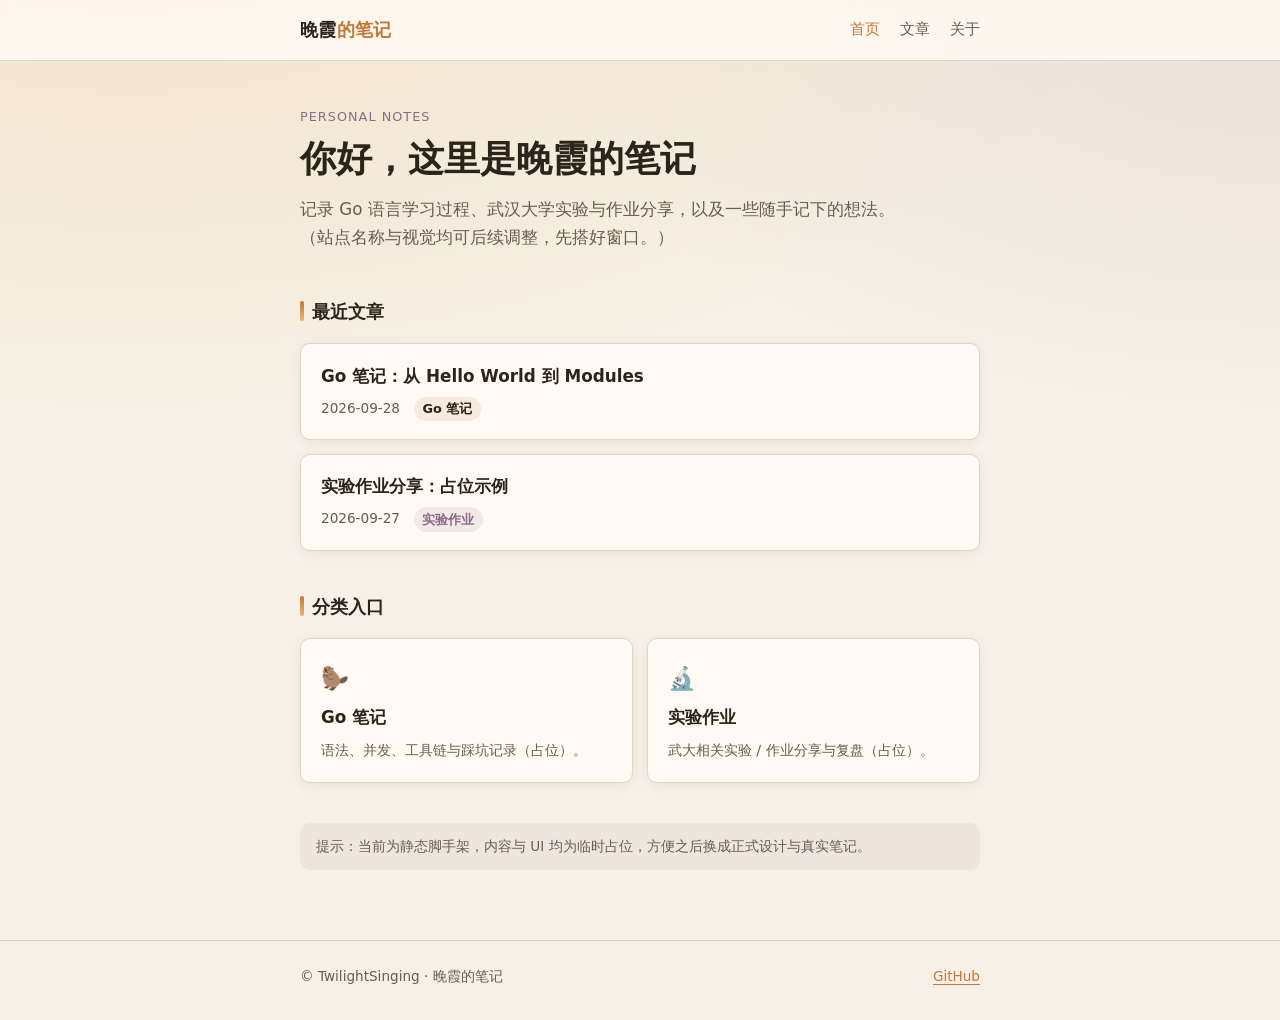
<file: index.html>
<!DOCTYPE html>
<html lang="zh-CN">
<head>
  <meta charset="UTF-8" />
  <meta name="viewport" content="width=device-width, initial-scale=1" />
  <title>晚霞的笔记 · TwilightSinging</title>
  <meta name="description" content="TwilightSinging 的个人笔记站——Go 学习、实验作业与碎碎念。" />
  <link rel="stylesheet" href="css/style.css" />
</head>
<body>
  <header class="site-header">
    <div class="header-inner">
      <a class="site-logo" href="index.html">晚霞<span>的笔记</span></a>
      <nav class="nav" aria-label="主导航">
        <a href="index.html" aria-current="page">首页</a>
        <a href="posts/index.html">文章</a>
        <a href="about.html">关于</a>
      </nav>
    </div>
  </header>

  <main class="main">
    <section class="hero">
      <span class="hero-label">Personal notes</span>
      <h1>你好，这里是晚霞的笔记</h1>
      <p>
        记录 Go 语言学习过程、武汉大学实验与作业分享，以及一些随手记下的想法。
        （站点名称与视觉均可后续调整，先搭好窗口。）
      </p>
    </section>

    <section class="section">
      <h2 class="section-title">最近文章</h2>
      <ul class="card-list">
        <li class="card">
          <a href="posts/go-hello-modules.html">Go 笔记：从 Hello World 到 Modules</a>
          <div class="card-meta">
            <time datetime="2026-09-28">2026-09-28</time>
            <a class="tag" href="posts/index.html#go">Go 笔记</a>
          </div>
        </li>
        <li class="card">
          <a href="posts/lab-share-stub.html">实验作业分享：占位示例</a>
          <div class="card-meta">
            <time datetime="2026-09-27">2026-09-27</time>
            <a class="tag tag-lab" href="posts/index.html#lab">实验作业</a>
          </div>
        </li>
      </ul>
    </section>

    <section class="section">
      <h2 class="section-title">分类入口</h2>
      <div class="category-grid">
        <a class="category-card" href="posts/index.html#go">
          <div class="emoji" aria-hidden="true">🦫</div>
          <h3>Go 笔记</h3>
          <p>语法、并发、工具链与踩坑记录（占位）。</p>
        </a>
        <a class="category-card" href="posts/index.html#lab">
          <div class="emoji" aria-hidden="true">🔬</div>
          <h3>实验作业</h3>
          <p>武大相关实验 / 作业分享与复盘（占位）。</p>
        </a>
      </div>
    </section>

    <p class="note">
      提示：当前为静态脚手架，内容与 UI 均为临时占位，方便之后换成正式设计与真实笔记。
    </p>
  </main>

  <footer class="site-footer">
    <div class="footer-inner">
      <span>© TwilightSinging · 晚霞的笔记</span>
      <span><a href="https://github.com/TwilightSinging">GitHub</a></span>
    </div>
  </footer>
</body>
</html>
</file>
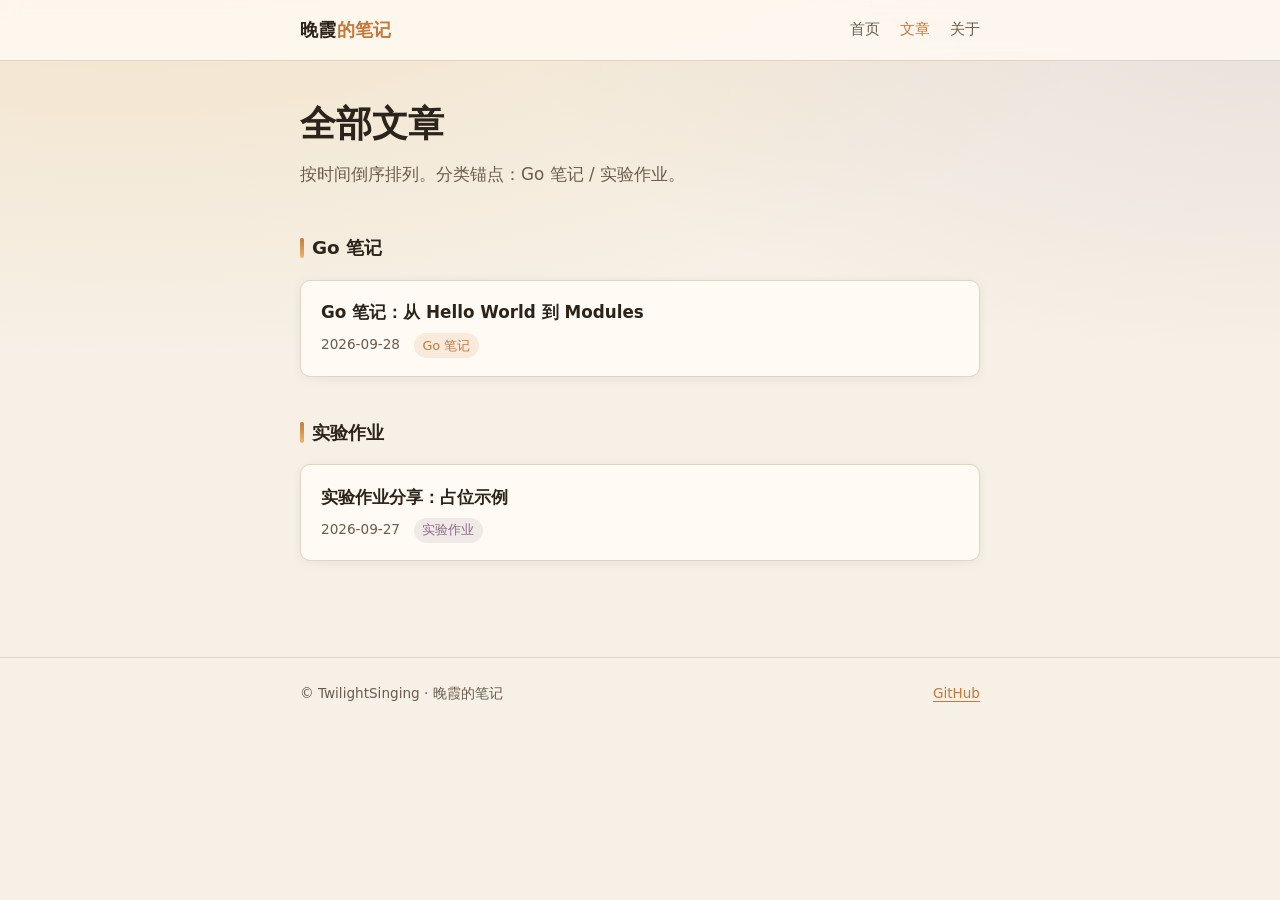
<file: posts/index.html>
<!DOCTYPE html>
<html lang="zh-CN">
<head>
  <meta charset="UTF-8" />
  <meta name="viewport" content="width=device-width, initial-scale=1" />
  <title>文章 · 晚霞的笔记</title>
  <meta name="description" content="全部文章列表" />
  <link rel="stylesheet" href="../css/style.css" />
</head>
<body>
  <header class="site-header">
    <div class="header-inner">
      <a class="site-logo" href="../index.html">晚霞<span>的笔记</span></a>
      <nav class="nav" aria-label="主导航">
        <a href="../index.html">首页</a>
        <a href="index.html" aria-current="page">文章</a>
        <a href="../about.html">关于</a>
      </nav>
    </div>
  </header>

  <main class="main">
    <section class="hero">
      <h1>全部文章</h1>
      <p>按时间倒序排列。分类锚点：Go 笔记 / 实验作业。</p>
    </section>

    <section class="section" id="go">
      <h2 class="section-title">Go 笔记</h2>
      <ul class="card-list">
        <li class="card">
          <a href="go-hello-modules.html">Go 笔记：从 Hello World 到 Modules</a>
          <div class="card-meta">
            <time datetime="2026-09-28">2026-09-28</time>
            <span class="tag">Go 笔记</span>
          </div>
        </li>
      </ul>
    </section>

    <section class="section" id="lab">
      <h2 class="section-title">实验作业</h2>
      <ul class="card-list">
        <li class="card">
          <a href="lab-share-stub.html">实验作业分享：占位示例</a>
          <div class="card-meta">
            <time datetime="2026-09-27">2026-09-27</time>
            <span class="tag tag-lab">实验作业</span>
          </div>
        </li>
      </ul>
    </section>
  </main>

  <footer class="site-footer">
    <div class="footer-inner">
      <span>© TwilightSinging · 晚霞的笔记</span>
      <span><a href="https://github.com/TwilightSinging">GitHub</a></span>
    </div>
  </footer>
</body>
</html>
</file>
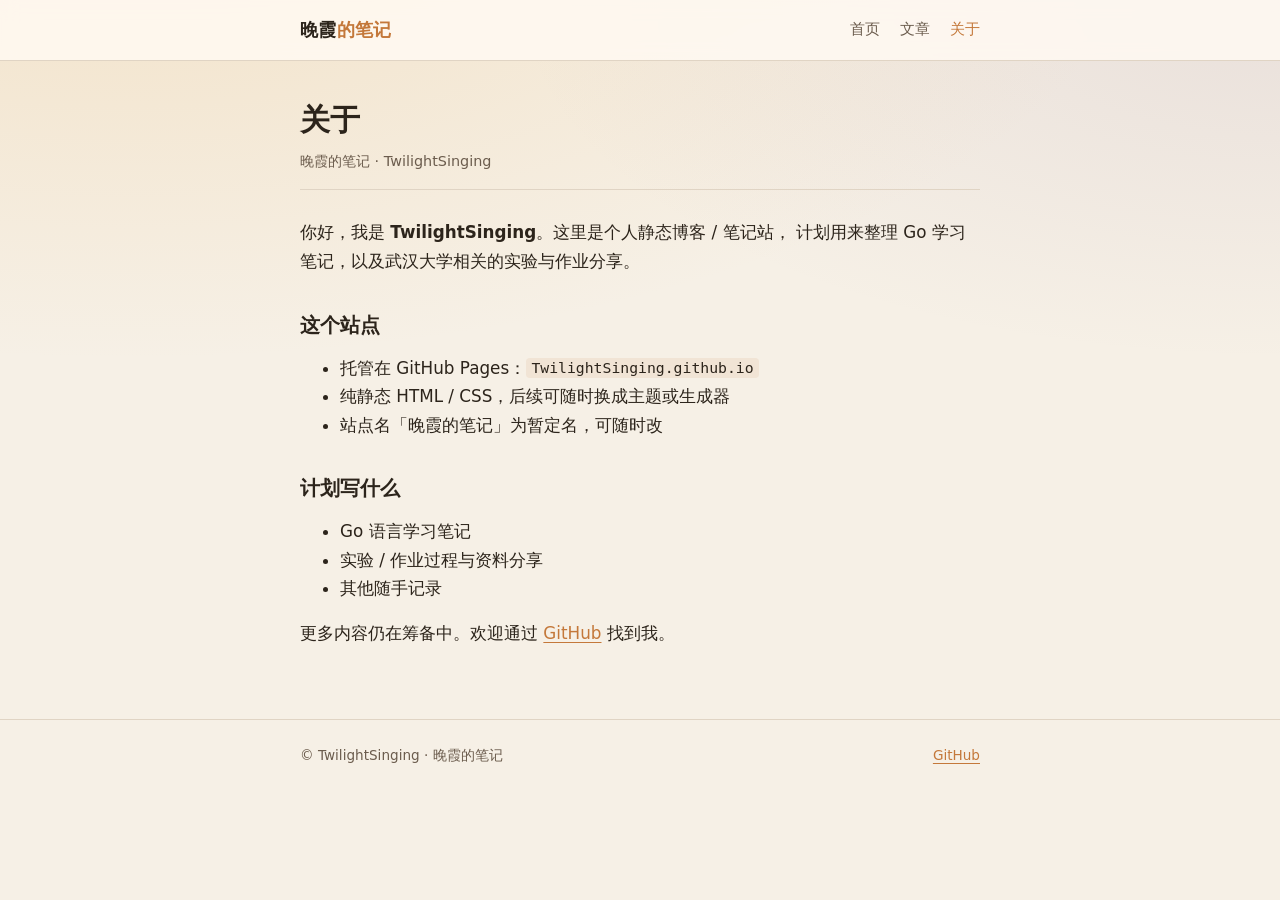
<file: about.html>
<!DOCTYPE html>
<html lang="zh-CN">
<head>
  <meta charset="UTF-8" />
  <meta name="viewport" content="width=device-width, initial-scale=1" />
  <title>关于 · 晚霞的笔记</title>
  <meta name="description" content="关于 TwilightSinging / 晚霞的笔记" />
  <link rel="stylesheet" href="css/style.css" />
</head>
<body>
  <header class="site-header">
    <div class="header-inner">
      <a class="site-logo" href="index.html">晚霞<span>的笔记</span></a>
      <nav class="nav" aria-label="主导航">
        <a href="index.html">首页</a>
        <a href="posts/index.html">文章</a>
        <a href="about.html" aria-current="page">关于</a>
      </nav>
    </div>
  </header>

  <main class="main prose">
    <h1>关于</h1>
    <p class="post-meta">晚霞的笔记 · TwilightSinging</p>

    <p>
      你好，我是 <strong>TwilightSinging</strong>。这里是个人静态博客 / 笔记站，
      计划用来整理 Go 学习笔记，以及武汉大学相关的实验与作业分享。
    </p>

    <h2>这个站点</h2>
    <ul>
      <li>托管在 GitHub Pages：<code>TwilightSinging.github.io</code></li>
      <li>纯静态 HTML / CSS，后续可随时换成主题或生成器</li>
      <li>站点名「晚霞的笔记」为暂定名，可随时改</li>
    </ul>

    <h2>计划写什么</h2>
    <ul>
      <li>Go 语言学习笔记</li>
      <li>实验 / 作业过程与资料分享</li>
      <li>其他随手记录</li>
    </ul>

    <p>
      更多内容仍在筹备中。欢迎通过
      <a href="https://github.com/TwilightSinging">GitHub</a> 找到我。
    </p>
  </main>

  <footer class="site-footer">
    <div class="footer-inner">
      <span>© TwilightSinging · 晚霞的笔记</span>
      <span><a href="https://github.com/TwilightSinging">GitHub</a></span>
    </div>
  </footer>
</body>
</html>
</file>
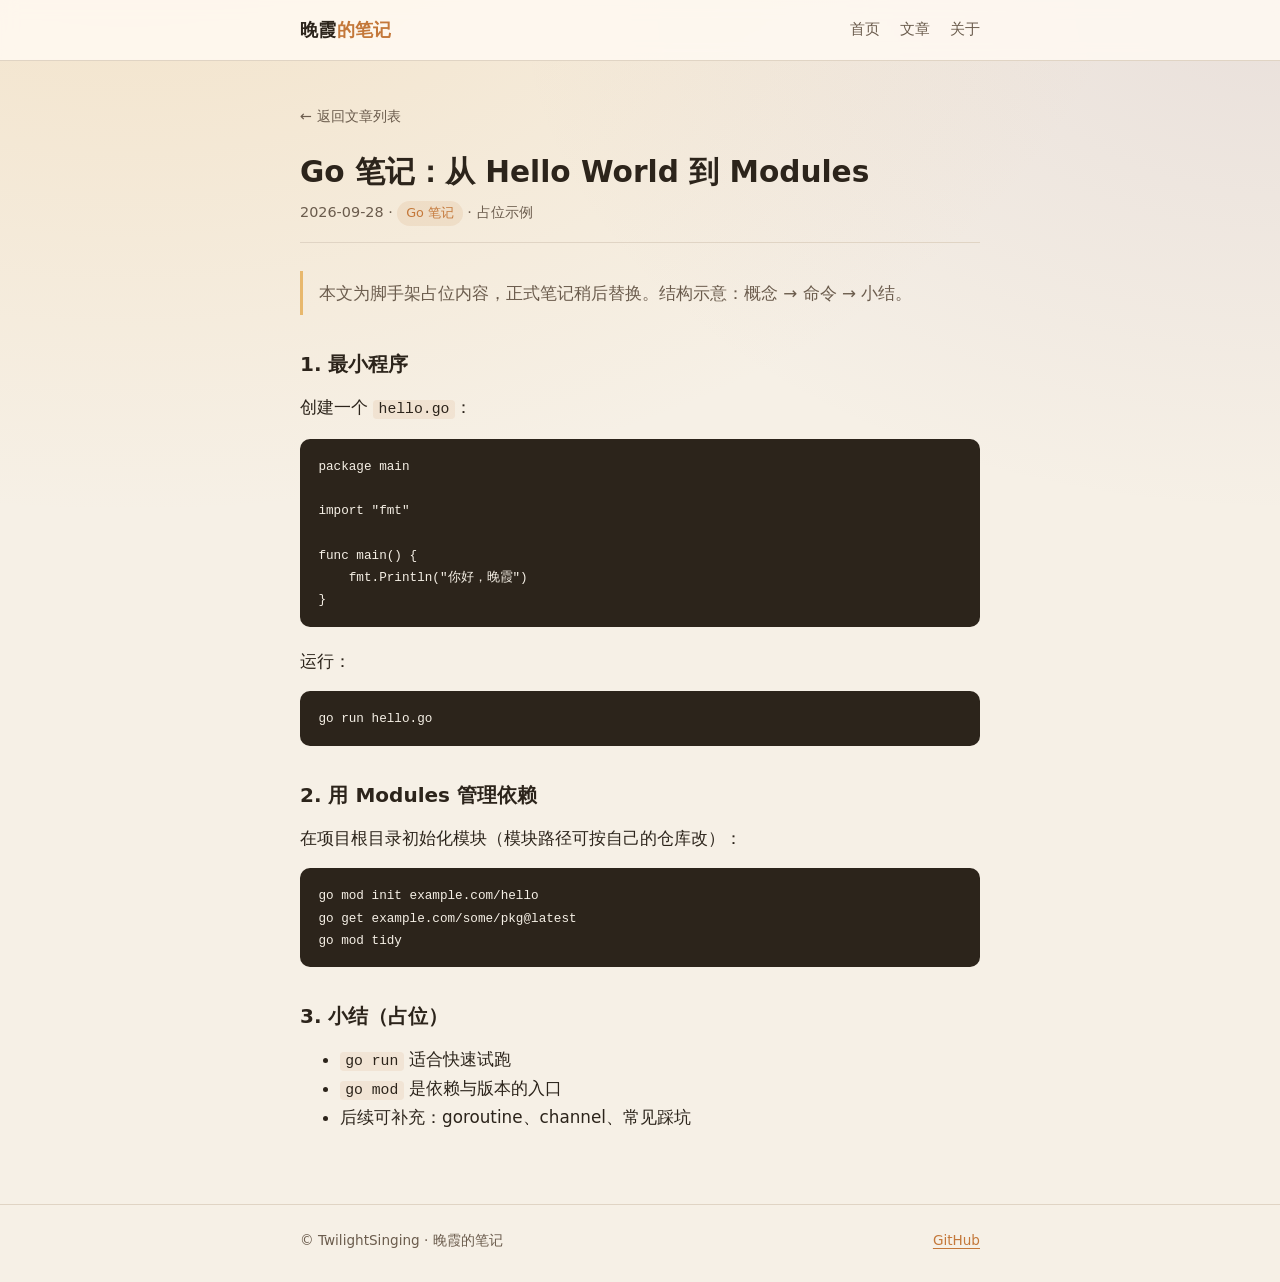
<file: posts/go-hello-modules.html>
<!DOCTYPE html>
<html lang="zh-CN">
<head>
  <meta charset="UTF-8" />
  <meta name="viewport" content="width=device-width, initial-scale=1" />
  <title>Go 笔记：从 Hello World 到 Modules · 晚霞的笔记</title>
  <meta name="description" content="占位文章：Go 入门与 modules 速记" />
  <link rel="stylesheet" href="../css/style.css" />
</head>
<body>
  <header class="site-header">
    <div class="header-inner">
      <a class="site-logo" href="../index.html">晚霞<span>的笔记</span></a>
      <nav class="nav" aria-label="主导航">
        <a href="../index.html">首页</a>
        <a href="index.html">文章</a>
        <a href="../about.html">关于</a>
      </nav>
    </div>
  </header>

  <main class="main prose">
    <a class="back-link" href="index.html">← 返回文章列表</a>
    <h1>Go 笔记：从 Hello World 到 Modules</h1>
    <p class="post-meta">
      <time datetime="2026-09-28">2026-09-28</time>
      · <a class="tag" href="index.html#go">Go 笔记</a>
      · 占位示例
    </p>

    <blockquote>
      本文为脚手架占位内容，正式笔记稍后替换。结构示意：概念 → 命令 → 小结。
    </blockquote>

    <h2>1. 最小程序</h2>
    <p>创建一个 <code>hello.go</code>：</p>
    <pre><code>package main

import "fmt"

func main() {
    fmt.Println("你好，晚霞")
}</code></pre>
    <p>运行：</p>
    <pre><code>go run hello.go</code></pre>

    <h2>2. 用 Modules 管理依赖</h2>
    <p>在项目根目录初始化模块（模块路径可按自己的仓库改）：</p>
    <pre><code>go mod init example.com/hello
go get example.com/some/pkg@latest
go mod tidy</code></pre>

    <h2>3. 小结（占位）</h2>
    <ul>
      <li><code>go run</code> 适合快速试跑</li>
      <li><code>go mod</code> 是依赖与版本的入口</li>
      <li>后续可补充：goroutine、channel、常见踩坑</li>
    </ul>
  </main>

  <footer class="site-footer">
    <div class="footer-inner">
      <span>© TwilightSinging · 晚霞的笔记</span>
      <span><a href="https://github.com/TwilightSinging">GitHub</a></span>
    </div>
  </footer>
</body>
</html>
</file>
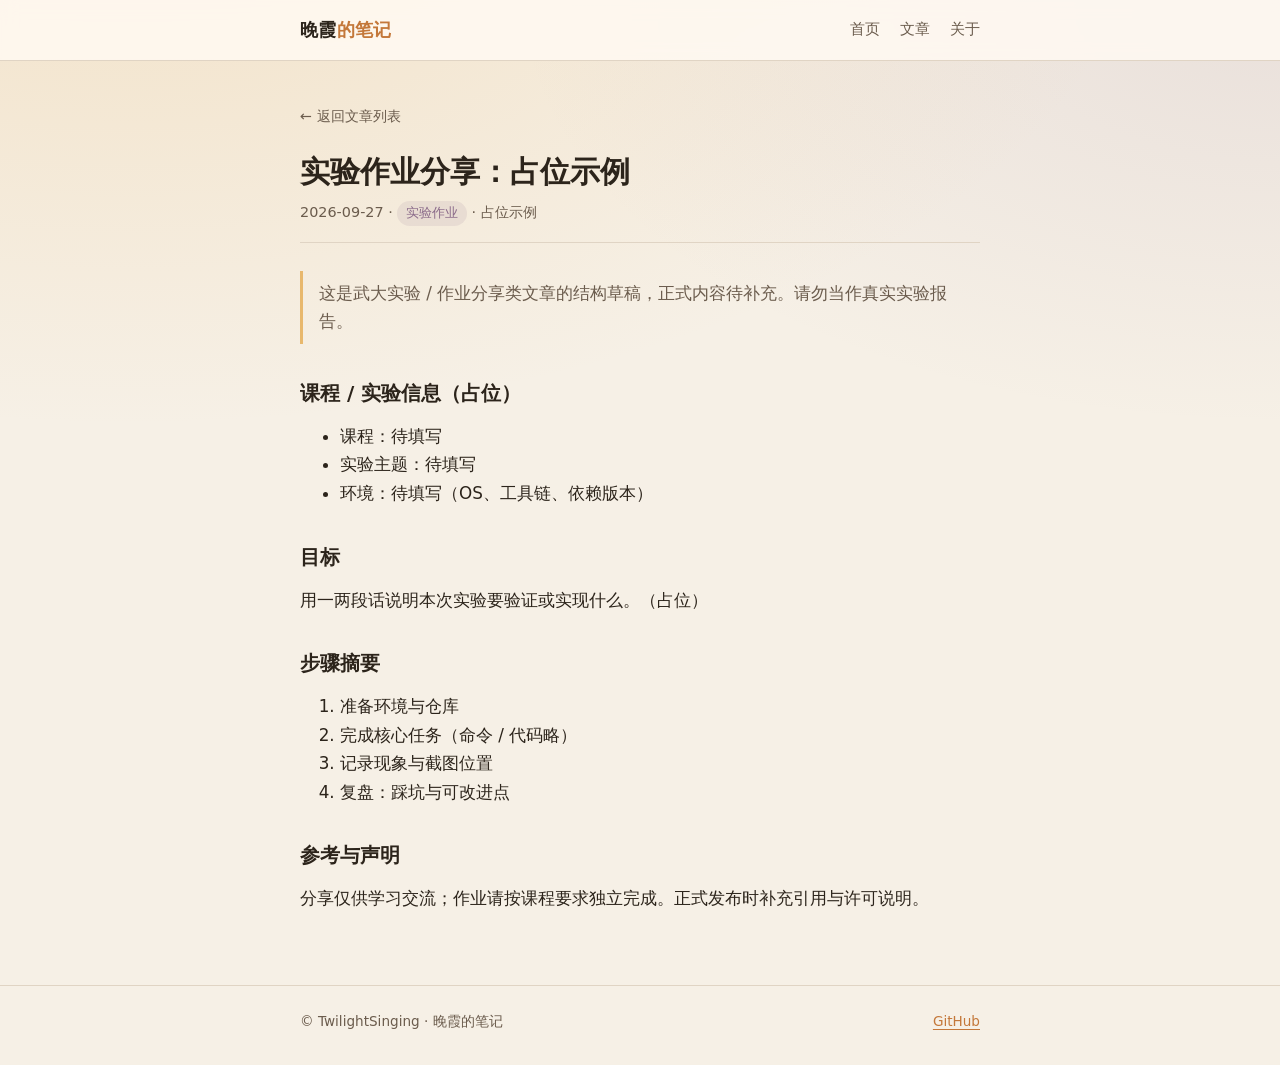
<file: posts/lab-share-stub.html>
<!DOCTYPE html>
<html lang="zh-CN">
<head>
  <meta charset="UTF-8" />
  <meta name="viewport" content="width=device-width, initial-scale=1" />
  <title>实验作业分享：占位示例 · 晚霞的笔记</title>
  <meta name="description" content="占位文章：实验 / 作业分享模板" />
  <link rel="stylesheet" href="../css/style.css" />
</head>
<body>
  <header class="site-header">
    <div class="header-inner">
      <a class="site-logo" href="../index.html">晚霞<span>的笔记</span></a>
      <nav class="nav" aria-label="主导航">
        <a href="../index.html">首页</a>
        <a href="index.html">文章</a>
        <a href="../about.html">关于</a>
      </nav>
    </div>
  </header>

  <main class="main prose">
    <a class="back-link" href="index.html">← 返回文章列表</a>
    <h1>实验作业分享：占位示例</h1>
    <p class="post-meta">
      <time datetime="2026-09-27">2026-09-27</time>
      · <a class="tag tag-lab" href="index.html#lab">实验作业</a>
      · 占位示例
    </p>

    <blockquote>
      这是武大实验 / 作业分享类文章的结构草稿，正式内容待补充。请勿当作真实实验报告。
    </blockquote>

    <h2>课程 / 实验信息（占位）</h2>
    <ul>
      <li>课程：待填写</li>
      <li>实验主题：待填写</li>
      <li>环境：待填写（OS、工具链、依赖版本）</li>
    </ul>

    <h2>目标</h2>
    <p>用一两段话说明本次实验要验证或实现什么。（占位）</p>

    <h2>步骤摘要</h2>
    <ol>
      <li>准备环境与仓库</li>
      <li>完成核心任务（命令 / 代码略）</li>
      <li>记录现象与截图位置</li>
      <li>复盘：踩坑与可改进点</li>
    </ol>

    <h2>参考与声明</h2>
    <p>
      分享仅供学习交流；作业请按课程要求独立完成。正式发布时补充引用与许可说明。
    </p>
  </main>

  <footer class="site-footer">
    <div class="footer-inner">
      <span>© TwilightSinging · 晚霞的笔记</span>
      <span><a href="https://github.com/TwilightSinging">GitHub</a></span>
    </div>
  </footer>
</body>
</html>
</file>
<file: css/style.css>
/*
 * Palette is provisional — easy to redesign later.
 * Direction: warm dusk / amber-ink (NOT the reference site's teal/cyan look).
 * --bg: parchment dusk; --accent: amber; --ink: deep sepia; --soft: muted rose-violet.
 */
:root {
  --bg: #f6f0e6;
  --bg-elevated: #fffaf3;
  --ink: #2c241b;
  --ink-muted: #6b5c4d;
  --accent: #c4783a;
  --accent-soft: #e8b86d;
  --soft: #8b6b8a;
  --border: #e0d4c4;
  --card-shadow: 0 2px 12px rgba(44, 36, 27, 0.06);
  --radius: 10px;
  --max-width: 720px;
  --font-sans: "Noto Sans SC", "PingFang SC", "Hiragino Sans GB",
    "Microsoft YaHei", system-ui, sans-serif;
  --font-mono: "JetBrains Mono", "SF Mono", Consolas, monospace;
}

*,
*::before,
*::after {
  box-sizing: border-box;
}

html {
  scroll-behavior: smooth;
}

body {
  margin: 0;
  font-family: var(--font-sans);
  font-size: 1.05rem;
  line-height: 1.7;
  color: var(--ink);
  background: var(--bg);
  background-image:
    radial-gradient(ellipse 80% 50% at 10% -10%, rgba(232, 184, 109, 0.25), transparent),
    radial-gradient(ellipse 60% 40% at 100% 0%, rgba(139, 107, 138, 0.12), transparent);
  min-height: 100vh;
}

a {
  color: var(--accent);
  text-decoration-thickness: 1px;
  text-underline-offset: 3px;
}

a:hover {
  color: var(--soft);
}

img {
  max-width: 100%;
  height: auto;
}

.site-header {
  border-bottom: 1px solid var(--border);
  background: rgba(255, 250, 243, 0.85);
  backdrop-filter: blur(8px);
  position: sticky;
  top: 0;
  z-index: 10;
}

.header-inner,
.main,
.site-footer .footer-inner {
  max-width: var(--max-width);
  margin: 0 auto;
  padding: 0 1.25rem;
}

.header-inner {
  display: flex;
  align-items: center;
  justify-content: space-between;
  gap: 1rem;
  padding-top: 0.9rem;
  padding-bottom: 0.9rem;
}

.site-logo {
  font-weight: 700;
  font-size: 1.15rem;
  color: var(--ink);
  text-decoration: none;
  letter-spacing: 0.02em;
}

.site-logo span {
  color: var(--accent);
}

.nav {
  display: flex;
  gap: 1.25rem;
  flex-wrap: wrap;
}

.nav a {
  color: var(--ink-muted);
  text-decoration: none;
  font-size: 0.95rem;
}

.nav a:hover,
.nav a[aria-current="page"] {
  color: var(--accent);
}

.main {
  padding-top: 2.5rem;
  padding-bottom: 3.5rem;
}

.hero {
  margin-bottom: 2.75rem;
}

.hero-label {
  display: inline-block;
  font-size: 0.8rem;
  letter-spacing: 0.08em;
  text-transform: uppercase;
  color: var(--soft);
  margin-bottom: 0.5rem;
}

.hero h1 {
  margin: 0 0 0.75rem;
  font-size: clamp(1.75rem, 4vw, 2.25rem);
  font-weight: 700;
  line-height: 1.3;
}

.hero p {
  margin: 0;
  color: var(--ink-muted);
  max-width: 36em;
}

.section {
  margin-bottom: 2.5rem;
}

.section-title {
  margin: 0 0 1rem;
  font-size: 1.15rem;
  font-weight: 600;
  display: flex;
  align-items: center;
  gap: 0.5rem;
}

.section-title::before {
  content: "";
  width: 4px;
  height: 1.1em;
  background: linear-gradient(180deg, var(--accent), var(--accent-soft));
  border-radius: 2px;
}

.card-list {
  list-style: none;
  margin: 0;
  padding: 0;
  display: flex;
  flex-direction: column;
  gap: 0.85rem;
}

.card {
  background: var(--bg-elevated);
  border: 1px solid var(--border);
  border-radius: var(--radius);
  padding: 1.1rem 1.25rem;
  box-shadow: var(--card-shadow);
  transition: border-color 0.15s ease, transform 0.15s ease;
}

.card:hover {
  border-color: var(--accent-soft);
  transform: translateY(-1px);
}

.card a {
  color: var(--ink);
  text-decoration: none;
  font-weight: 600;
}

.card a:hover {
  color: var(--accent);
}

.card-meta {
  display: flex;
  flex-wrap: wrap;
  gap: 0.5rem 0.85rem;
  margin-top: 0.4rem;
  font-size: 0.85rem;
  color: var(--ink-muted);
}

.tag {
  display: inline-block;
  padding: 0.1rem 0.55rem;
  border-radius: 999px;
  background: rgba(196, 120, 58, 0.12);
  color: var(--accent);
  font-size: 0.8rem;
  text-decoration: none;
}

.tag:hover {
  background: rgba(196, 120, 58, 0.22);
  color: var(--accent);
}

.tag.tag-lab {
  background: rgba(139, 107, 138, 0.12);
  color: var(--soft);
}

.category-grid {
  display: grid;
  grid-template-columns: 1fr 1fr;
  gap: 0.85rem;
}

@media (max-width: 560px) {
  .category-grid {
    grid-template-columns: 1fr;
  }
}

.category-card {
  display: block;
  background: var(--bg-elevated);
  border: 1px solid var(--border);
  border-radius: var(--radius);
  padding: 1.25rem;
  text-decoration: none;
  color: inherit;
  box-shadow: var(--card-shadow);
  transition: border-color 0.15s ease;
}

.category-card:hover {
  border-color: var(--accent);
  color: inherit;
}

.category-card h3 {
  margin: 0 0 0.35rem;
  font-size: 1.05rem;
  color: var(--ink);
}

.category-card p {
  margin: 0;
  font-size: 0.9rem;
  color: var(--ink-muted);
}

.category-card .emoji {
  font-size: 1.4rem;
  margin-bottom: 0.4rem;
}

.prose h1 {
  font-size: 1.85rem;
  margin: 0 0 0.5rem;
  line-height: 1.35;
}

.prose .post-meta {
  color: var(--ink-muted);
  font-size: 0.9rem;
  margin-bottom: 1.75rem;
  padding-bottom: 1rem;
  border-bottom: 1px solid var(--border);
}

.prose h2 {
  font-size: 1.25rem;
  margin: 2rem 0 0.75rem;
}

.prose h3 {
  font-size: 1.1rem;
  margin: 1.5rem 0 0.5rem;
}

.prose p,
.prose ul,
.prose ol {
  margin: 0 0 1rem;
}

.prose code {
  font-family: var(--font-mono);
  font-size: 0.88em;
  background: rgba(196, 120, 58, 0.1);
  padding: 0.1em 0.35em;
  border-radius: 4px;
}

.prose pre {
  background: #2c241b;
  color: #f6f0e6;
  padding: 1rem 1.15rem;
  border-radius: var(--radius);
  overflow-x: auto;
  font-size: 0.9rem;
  line-height: 1.55;
  margin: 0 0 1.25rem;
}

.prose pre code {
  background: none;
  padding: 0;
  color: inherit;
}

.prose blockquote {
  margin: 0 0 1.25rem;
  padding: 0.5rem 0 0.5rem 1rem;
  border-left: 3px solid var(--accent-soft);
  color: var(--ink-muted);
}

.back-link {
  display: inline-block;
  margin-bottom: 1.5rem;
  font-size: 0.9rem;
  color: var(--ink-muted);
  text-decoration: none;
}

.back-link:hover {
  color: var(--accent);
}

.site-footer {
  border-top: 1px solid var(--border);
  padding: 1.5rem 0 2rem;
  color: var(--ink-muted);
  font-size: 0.85rem;
}

.site-footer .footer-inner {
  display: flex;
  flex-wrap: wrap;
  justify-content: space-between;
  gap: 0.5rem;
}

.note {
  font-size: 0.85rem;
  color: var(--ink-muted);
  background: rgba(139, 107, 138, 0.08);
  border-radius: var(--radius);
  padding: 0.75rem 1rem;
  margin-top: 1.5rem;
}
</file>
